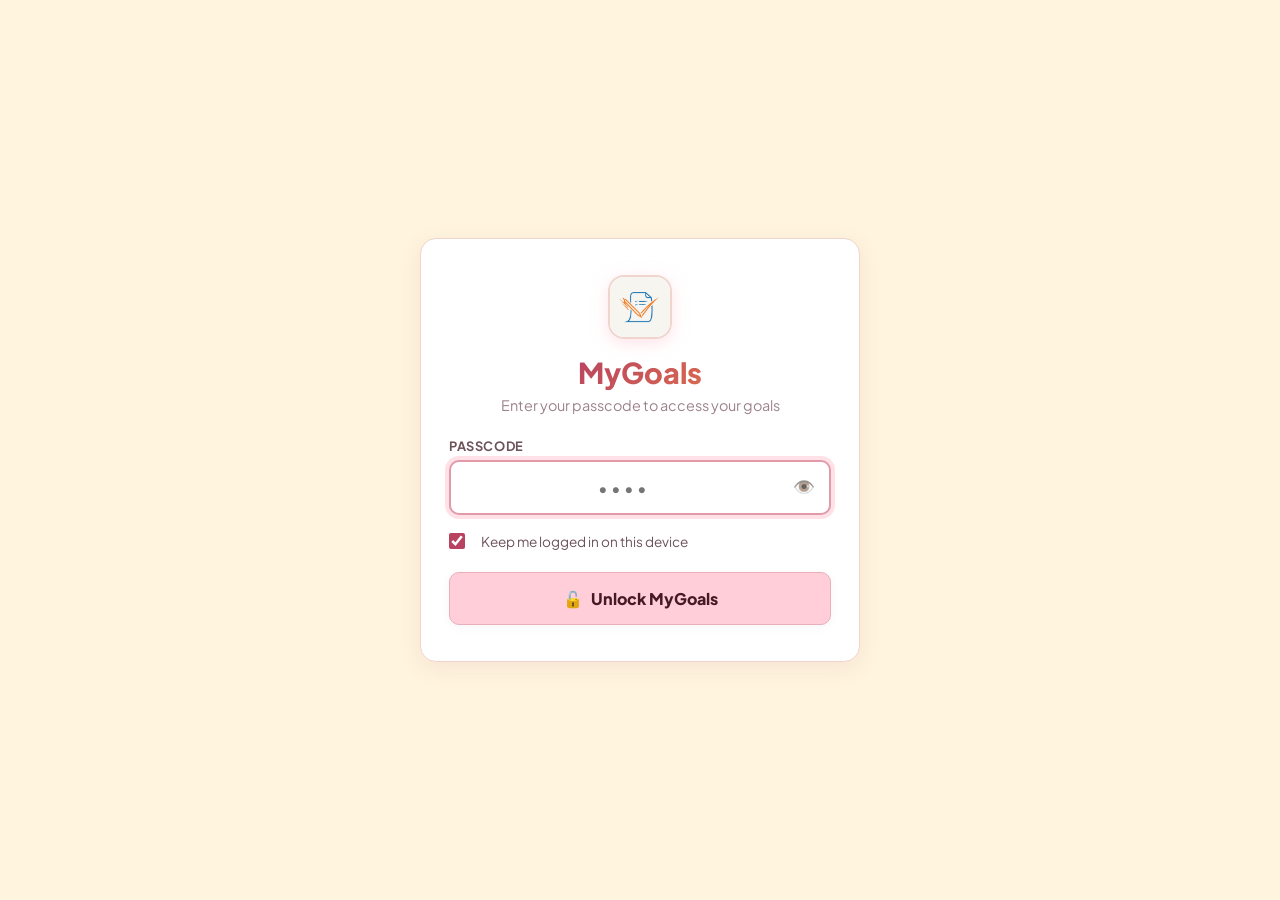
<file: index.html>
<!DOCTYPE html>
<html lang="en">
<head>
  <meta charset="UTF-8" />
  <meta name="viewport" content="width=device-width, initial-scale=1.0" />
  <title>MyGoals</title>
  <link rel="icon" type="image/jpeg" href="logo.jpg" />
  <link rel="apple-touch-icon" href="logo.jpg" />
  <link rel="manifest" href="manifest.json" />
  <meta name="theme-color" content="#ffced8" />
  <meta name="apple-mobile-web-app-capable" content="yes" />
  <meta name="apple-mobile-web-app-status-bar-style" content="default" />
  <meta name="apple-mobile-web-app-title" content="MyGoals" />
  <link rel="stylesheet" href="css/style.css" />
  <link rel="preconnect" href="https://fonts.googleapis.com" />
  <link rel="preconnect" href="https://fonts.gstatic.com" crossorigin />
  <link href="https://fonts.googleapis.com/css2?family=Plus+Jakarta+Sans:wght@400;500;600;700;800&display=swap" rel="stylesheet" />
</head>
<body>
  <!-- Security Lock Screen -->
  <section class="auth-screen" id="authScreen">
    <div class="auth-card">
      <img src="logo.jpg" alt="Logo" class="auth-logo" />
      <h1 class="auth-title">MyGoals</h1>
      <p class="auth-subtitle">Enter your passcode to access your goals</p>

      <form class="auth-form" id="authForm">
        <div class="auth-field">
          <label for="authPassword" class="auth-label">Passcode</label>
          <div class="password-input-wrap">
            <input
              type="password"
              id="authPassword"
              class="auth-input"
              placeholder="••••"
              pattern="[0-9]*"
              inputmode="numeric"
              autocomplete="current-password"
              required
            />
            <button type="button" class="btn-toggle-pwd" id="btnTogglePwd" aria-label="Toggle passcode visibility">👁️</button>
          </div>
        </div>

        <div class="auth-remember">
          <label class="remember-label">
            <input type="checkbox" id="rememberMe" checked />
            <span class="custom-checkbox"></span>
            Keep me logged in on this device
          </label>
        </div>

        <div class="auth-error" id="authError" style="display: none;">
          Incorrect passcode. Please try again.
        </div>

        <button type="submit" class="btn-unlock">
          <span>🔓</span> Unlock MyGoals
        </button>
      </form>
    </div>
  </section>

  <!-- Main Application Container (Protected) -->
  <main class="app-container" id="appContainer" style="display: none;">
    <!-- Header -->
    <header class="header">
      <div class="header-top">
        <div class="brand">
          <img src="logo.jpg" alt="Logo" class="brand-logo" />
          <div>
            <h1 class="brand-title">MyGoals</h1>
            <p class="current-date" id="currentDate"></p>
          </div>
        </div>
        <button type="button" class="btn-lock" id="btnLock" title="Lock MyGoals">
          <span>🔒</span> Lock
        </button>
      </div>

      <!-- Progress Tracker -->
      <div class="progress-card">
        <div class="progress-info">
          <span class="progress-label">Goal Progress</span>
          <span class="progress-percent" id="progressPercent">0%</span>
        </div>
        <div class="progress-track">
          <div class="progress-fill" id="progressFill" style="width: 0%"></div>
        </div>
        <p class="progress-summary" id="progressSummary">0 of 0 goals completed</p>
      </div>
    </header>

    <!-- Add Goal Input -->
    <form class="add-goal-form" id="addGoalForm">
      <input
        type="text"
        id="goalInput"
        class="goal-input"
        placeholder="Enter a goal you want to achieve..."
        autocomplete="off"
        required
      />
      <button type="submit" class="btn-add">
        <span class="btn-plus">+</span> Add Goal
      </button>
    </form>

    <!-- Filters -->
    <nav class="filter-tabs">
      <button class="filter-btn active" data-filter="all">
        All <span class="badge" id="badgeAll">0</span>
      </button>
      <button class="filter-btn" data-filter="pending">
        Pending <span class="badge" id="badgePending">0</span>
      </button>
      <button class="filter-btn" data-filter="completed">
        Completed <span class="badge" id="badgeCompleted">0</span>
      </button>
    </nav>

    <!-- Single Continuous Goals List -->
    <div class="goals-list" id="goalsList"></div>

    <!-- Empty State -->
    <div class="empty-state" id="emptyState" style="display: none;">
      <div class="empty-icon">🎯</div>
      <h3>No goals yet</h3>
      <p>Type your goal above and press Enter or click Add Goal.</p>
    </div>

    <!-- Footer Actions -->
    <footer class="footer-bar" id="footerBar" style="display: none;">
      <button type="button" class="btn-clear" id="clearCompletedBtn">
        Clear completed goals
      </button>
    </footer>
  </main>

  <!-- Toast Notifications -->
  <div class="toast-container" id="toastContainer"></div>

  <script src="js/storage.js"></script>
  <script src="js/app.js"></script>
  <script>
    if ('serviceWorker' in navigator) {
      window.addEventListener('load', () => {
        navigator.serviceWorker.register('./sw.js').catch(err => {
          console.log('ServiceWorker registration error:', err);
        });
      });
    }
  </script>
</body>
</html>
</file>
<file: css/style.css>
/* ========================================
   Palette: Color Hunt (FFCED8, FFDDDD, FFF4DE, FFE8C4)
   ======================================== */
:root {
  --palette-rose: #ffced8;
  --palette-blush: #ffdddd;
  --palette-cream: #fff4de;
  --palette-peach: #ffe8c4;

  --bg: #fff4de;
  --surface: #ffffff;
  --surface-hover: #fff9f6;
  
  --text-main: #331f24;
  --text-sub: #6c535a;
  --text-muted: #9c838a;

  --accent-rose: #ffced8;
  --accent-dark: #b84360;
  --accent-text: #451a24;
  --accent-hover: #f7bac7;
  --accent-glow: rgba(255, 206, 216, 0.6);

  --border: #f0d5ce;
  --border-subtle: #fbeee9;
  
  --radius: 16px;
  --radius-sm: 10px;
  --radius-full: 9999px;

  --shadow-sm: 0 2px 10px rgba(160, 100, 110, 0.06);
  --shadow-md: 0 6px 22px rgba(160, 100, 110, 0.1);

  --transition: 0.2s cubic-bezier(0.4, 0, 0.2, 1);
  --font: 'Plus Jakarta Sans', -apple-system, BlinkMacSystemFont, 'Segoe UI', sans-serif;
}

*, *::before, *::after {
  margin: 0;
  padding: 0;
  box-sizing: border-box;
}

body {
  font-family: var(--font);
  background: var(--bg);
  color: var(--text-main);
  min-height: 100vh;
  display: flex;
  justify-content: center;
  padding: 36px 16px;
  -webkit-font-smoothing: antialiased;
}

::-webkit-scrollbar { width: 6px; }
::-webkit-scrollbar-track { background: transparent; }
::-webkit-scrollbar-thumb { background: var(--palette-peach); border-radius: 3px; }

/* ========================================
   Security Lock Screen
   ======================================== */
.auth-screen {
  width: 100%;
  max-width: 440px;
  margin: auto;
  display: flex;
  flex-direction: column;
  justify-content: center;
  align-items: center;
  padding: 20px 0;
  animation: fadeIn 0.3s ease;
}

@keyframes fadeIn {
  from { opacity: 0; transform: translateY(-8px); }
  to   { opacity: 1; transform: translateY(0); }
}

.auth-card {
  width: 100%;
  background: var(--surface);
  border: 1px solid var(--border);
  border-radius: var(--radius);
  padding: 36px 28px;
  box-shadow: var(--shadow-md);
  display: flex;
  flex-direction: column;
  align-items: center;
  text-align: center;
}

.auth-logo {
  width: 64px;
  height: 64px;
  border-radius: 16px;
  object-fit: cover;
  box-shadow: 0 4px 16px var(--accent-glow);
  border: 2px solid var(--border);
  margin-bottom: 16px;
}

.auth-title {
  font-size: 1.8rem;
  font-weight: 800;
  background: linear-gradient(135deg, #b84360, #d96850);
  -webkit-background-clip: text;
  -webkit-text-fill-color: transparent;
  background-clip: text;
  line-height: 1.2;
}

.auth-subtitle {
  font-size: 0.9rem;
  color: var(--text-muted);
  margin-top: 6px;
  margin-bottom: 24px;
}

.auth-form {
  width: 100%;
  display: flex;
  flex-direction: column;
  gap: 16px;
  text-align: left;
}

.auth-field {
  display: flex;
  flex-direction: column;
  gap: 6px;
}

.auth-label {
  font-size: 0.8rem;
  font-weight: 700;
  color: var(--text-sub);
  text-transform: uppercase;
  letter-spacing: 0.6px;
}

.auth-input {
  width: 100%;
  padding: 14px 16px;
  background: var(--surface);
  border: 2px solid var(--border);
  border-radius: var(--radius-sm);
  font-size: 16px; /* Prevents auto-zoom on mobile */
  font-family: var(--font);
  color: var(--text-main);
  outline: none;
  transition: border-color var(--transition), box-shadow var(--transition);
}

.auth-input:focus {
  border-color: #e29aa9;
  box-shadow: 0 0 0 4px var(--accent-glow);
}

.password-input-wrap {
  position: relative;
  display: flex;
  align-items: center;
}

.password-input-wrap .auth-input {
  padding-right: 48px;
  font-size: 18px;
  letter-spacing: 3px;
  text-align: center;
}

.btn-toggle-pwd {
  position: absolute;
  right: 12px;
  background: none;
  border: none;
  cursor: pointer;
  font-size: 1.1rem;
  padding: 4px;
  opacity: 0.7;
  transition: opacity var(--transition);
}

.btn-toggle-pwd:hover {
  opacity: 1;
}

.auth-remember {
  display: flex;
  align-items: center;
  margin-top: 2px;
}

.remember-label {
  display: flex;
  align-items: center;
  gap: 8px;
  font-size: 0.85rem;
  color: var(--text-sub);
  cursor: pointer;
  user-select: none;
}

.remember-label input[type="checkbox"] {
  accent-color: var(--accent-dark);
  width: 16px;
  height: 16px;
  cursor: pointer;
}

.auth-error {
  padding: 10px 14px;
  background: #fde8e8;
  border: 1px solid #f8b4b4;
  color: #c81e1e;
  border-radius: var(--radius-sm);
  font-size: 0.85rem;
  font-weight: 600;
  text-align: center;
  animation: shake 0.35s ease;
}

@keyframes shake {
  0%, 100% { transform: translateX(0); }
  25% { transform: translateX(-6px); }
  75% { transform: translateX(6px); }
}

.auth-input.shake {
  border-color: #e02424;
  animation: shake 0.35s ease;
}

.btn-unlock {
  display: flex;
  align-items: center;
  justify-content: center;
  gap: 8px;
  padding: 15px;
  background: var(--palette-rose);
  border: 1px solid #e8aeb9;
  border-radius: var(--radius-sm);
  color: var(--accent-text);
  font-size: 1rem;
  font-weight: 800;
  font-family: var(--font);
  cursor: pointer;
  box-shadow: var(--shadow-sm);
  transition: all var(--transition);
  margin-top: 6px;
}

.btn-unlock:hover {
  background: var(--accent-hover);
  transform: translateY(-1px);
  box-shadow: var(--shadow-md);
}

.btn-unlock:active {
  transform: translateY(0);
}

/* ========================================
   Header Top & Lock Button
   ======================================== */
.header-top {
  display: flex;
  align-items: center;
  justify-content: space-between;
}

.btn-lock {
  display: flex;
  align-items: center;
  gap: 6px;
  padding: 8px 14px;
  background: var(--surface);
  border: 1px solid var(--border);
  border-radius: var(--radius-sm);
  color: var(--text-sub);
  font-size: 0.82rem;
  font-weight: 700;
  font-family: var(--font);
  cursor: pointer;
  box-shadow: var(--shadow-sm);
  transition: all var(--transition);
}

.btn-lock:hover {
  background: var(--palette-blush);
  color: var(--accent-text);
  border-color: #e29aa9;
}

/* ========================================
   App Layout (Single Unified Container)
   ======================================== */
.app-container {
  width: 100%;
  max-width: 580px;
  display: flex;
  flex-direction: column;
  gap: 20px;
}

/* ========================================
   Header & Progress
   ======================================== */
.header {
  display: flex;
  flex-direction: column;
  gap: 16px;
}

.brand {
  display: flex;
  align-items: center;
  gap: 12px;
}

.brand-logo {
  width: 38px;
  height: 38px;
  border-radius: 10px;
  object-fit: cover;
  box-shadow: 0 2px 10px var(--accent-glow);
  border: 1px solid var(--border);
}

.brand-title {
  font-size: 1.6rem;
  font-weight: 800;
  background: linear-gradient(135deg, #b84360, #d96850);
  -webkit-background-clip: text;
  -webkit-text-fill-color: transparent;
  background-clip: text;
  line-height: 1.2;
}

.current-date {
  font-size: 0.82rem;
  color: var(--text-muted);
  font-weight: 500;
}

/* Progress Tracker */
.progress-card {
  background: var(--surface);
  border: 1px solid var(--border);
  border-radius: var(--radius);
  padding: 16px 20px;
  box-shadow: var(--shadow-sm);
}

.progress-info {
  display: flex;
  justify-content: space-between;
  align-items: center;
  margin-bottom: 10px;
}

.progress-label {
  font-size: 0.8rem;
  font-weight: 700;
  text-transform: uppercase;
  letter-spacing: 0.8px;
  color: var(--text-sub);
}

.progress-percent {
  font-size: 1.15rem;
  font-weight: 800;
  color: var(--accent-dark);
}

.progress-track {
  width: 100%;
  height: 8px;
  background: var(--palette-cream);
  border: 1px solid var(--palette-peach);
  border-radius: var(--radius-full);
  overflow: hidden;
}

.progress-fill {
  height: 100%;
  background: linear-gradient(90deg, var(--palette-peach), var(--palette-rose));
  border-radius: var(--radius-full);
  transition: width 0.4s cubic-bezier(0.4, 0, 0.2, 1);
}

.progress-summary {
  font-size: 0.78rem;
  color: var(--text-muted);
  margin-top: 8px;
  font-weight: 500;
}

/* ========================================
   Add Goal Form
   ======================================== */
.add-goal-form {
  display: flex;
  gap: 8px;
}

.goal-input {
  flex: 1;
  padding: 15px 18px;
  background: var(--surface);
  border: 2px solid var(--border);
  border-radius: var(--radius);
  font-size: 16px; /* Prevents auto-zoom on mobile */
  font-family: var(--font);
  color: var(--text-main);
  outline: none;
  box-shadow: var(--shadow-sm);
  transition: border-color var(--transition), box-shadow var(--transition);
}

.goal-input:focus {
  border-color: #e29aa9;
  box-shadow: 0 0 0 4px var(--accent-glow);
}

.goal-input::placeholder {
  color: var(--text-muted);
}

.btn-add {
  display: flex;
  align-items: center;
  gap: 6px;
  padding: 0 24px;
  background: var(--palette-rose);
  border: 1px solid #e8aeb9;
  border-radius: var(--radius);
  color: var(--accent-text);
  font-size: 0.95rem;
  font-weight: 700;
  font-family: var(--font);
  cursor: pointer;
  box-shadow: var(--shadow-sm);
  white-space: nowrap;
  transition: all var(--transition);
}

.btn-add:hover {
  background: var(--accent-hover);
  transform: translateY(-1px);
  box-shadow: var(--shadow-md);
}

.btn-add:active {
  transform: translateY(0);
}

.btn-plus {
  font-size: 1.25rem;
  line-height: 1;
}

/* ========================================
   Filter Tabs
   ======================================== */
.filter-tabs {
  display: flex;
  gap: 6px;
  background: var(--palette-blush);
  padding: 5px;
  border-radius: var(--radius-sm);
  border: 1px solid var(--border);
}

.filter-btn {
  flex: 1;
  display: flex;
  align-items: center;
  justify-content: center;
  gap: 6px;
  padding: 10px 8px;
  border: none;
  background: transparent;
  color: var(--text-sub);
  font-size: 0.88rem;
  font-weight: 600;
  border-radius: 8px;
  cursor: pointer;
  font-family: var(--font);
  transition: all var(--transition);
}

.filter-btn:hover {
  color: var(--text-main);
  background: rgba(255, 255, 255, 0.5);
}

.filter-btn.active {
  background: var(--palette-rose);
  color: var(--accent-text);
  box-shadow: 0 2px 8px rgba(184, 67, 96, 0.15);
}

.badge {
  font-size: 0.72rem;
  font-weight: 700;
  background: var(--palette-peach);
  color: var(--accent-text);
  padding: 1px 7px;
  border-radius: 10px;
  min-width: 20px;
  text-align: center;
}

.filter-btn.active .badge {
  background: var(--palette-cream);
}

/* ========================================
   Single Continuous Goals List
   ======================================== */
.goals-list {
  display: flex;
  flex-direction: column;
  gap: 8px;
}

.goal-row {
  display: flex;
  align-items: center;
  gap: 14px;
  padding: 16px 18px;
  background: var(--surface);
  border: 1px solid var(--border);
  border-radius: var(--radius);
  box-shadow: var(--shadow-sm);
  transition: all var(--transition);
  animation: slideIn 0.25s ease;
}

@keyframes slideIn {
  from { opacity: 0; transform: translateY(-6px); }
  to   { opacity: 1; transform: translateY(0); }
}

.goal-row:hover {
  background: var(--surface-hover);
  border-color: #e29aa9;
  box-shadow: var(--shadow-md);
}

.goal-row.completed {
  opacity: 0.55;
  background: #fbf5f2;
}

.goal-row.completed .goal-text {
  text-decoration: line-through;
  color: var(--text-muted);
}

.goal-row.removing {
  animation: slideOut 0.25s ease forwards;
}

@keyframes slideOut {
  to {
    opacity: 0;
    transform: translateX(24px);
    height: 0;
    padding: 0;
    margin: 0;
    border: 0;
    overflow: hidden;
  }
}

/* Checkbox */
.goal-checkbox {
  position: relative;
  width: 24px;
  height: 24px;
  flex-shrink: 0;
  cursor: pointer;
}

.goal-checkbox input {
  position: absolute;
  opacity: 0;
  width: 100%;
  height: 100%;
  cursor: pointer;
  z-index: 2;
}

.goal-checkbox .checkmark {
  position: absolute;
  inset: 0;
  border: 2px solid var(--border);
  background: #ffffff;
  border-radius: 7px;
  display: flex;
  align-items: center;
  justify-content: center;
  transition: all var(--transition);
}

.goal-checkbox input:checked + .checkmark {
  background: var(--palette-rose);
  border-color: #d88094;
  box-shadow: 0 0 8px var(--accent-glow);
}

.goal-checkbox .checkmark::after {
  content: '✓';
  font-size: 0.8rem;
  color: var(--accent-text);
  font-weight: 800;
  opacity: 0;
  transition: opacity var(--transition);
}

.goal-checkbox input:checked + .checkmark::after {
  opacity: 1;
}

.goal-checkbox:hover .checkmark {
  border-color: #d88094;
}

/* Goal Details */
.goal-details {
  flex: 1;
  min-width: 0;
}

.goal-text {
  font-size: 0.98rem;
  font-weight: 600;
  line-height: 1.45;
  color: var(--text-main);
  word-break: break-word;
  overflow-wrap: anywhere;
  transition: all var(--transition);
}

.goal-date {
  font-size: 0.72rem;
  color: var(--text-muted);
  margin-top: 3px;
  display: block;
}

/* Delete Button */
.btn-delete {
  background: none;
  border: none;
  color: var(--text-muted);
  font-size: 1.15rem;
  cursor: pointer;
  padding: 8px;
  min-width: 38px;
  min-height: 38px;
  display: inline-flex;
  align-items: center;
  justify-content: center;
  border-radius: 8px;
  transition: all var(--transition);
  opacity: 0.85;
  flex-shrink: 0;
  -webkit-tap-highlight-color: transparent;
}

.goal-row:hover .btn-delete {
  opacity: 1;
}

.btn-delete:hover {
  color: #d32f2f;
  background: var(--palette-blush);
}

/* ========================================
   Empty State
   ======================================== */
.empty-state {
  text-align: center;
  padding: 56px 16px;
}

.empty-icon {
  font-size: 2.8rem;
  margin-bottom: 12px;
}

.empty-state h3 {
  font-size: 1.2rem;
  font-weight: 700;
  color: var(--text-main);
  margin-bottom: 4px;
}

.empty-state p {
  color: var(--text-muted);
  font-size: 0.9rem;
}

/* ========================================
   Footer Bar
   ======================================== */
.footer-bar {
  display: flex;
  justify-content: center;
  padding-top: 4px;
}

.btn-clear {
  padding: 10px 24px;
  border: 1px solid var(--border);
  background: var(--surface);
  color: var(--text-sub);
  font-size: 0.85rem;
  font-weight: 600;
  border-radius: var(--radius-sm);
  cursor: pointer;
  transition: all var(--transition);
  font-family: var(--font);
  box-shadow: var(--shadow-sm);
}

.btn-clear:hover {
  border-color: #e28c8c;
  color: #d32f2f;
  background: var(--palette-blush);
}

/* ========================================
   Toast
   ======================================== */
.toast-container {
  position: fixed;
  bottom: 24px;
  right: 24px;
  display: flex;
  flex-direction: column;
  gap: 8px;
  z-index: 1000;
}

.toast {
  background: var(--surface);
  border: 1px solid var(--border);
  border-left: 4px solid var(--palette-rose);
  color: var(--text-main);
  padding: 12px 20px;
  border-radius: var(--radius-sm);
  font-size: 0.88rem;
  font-weight: 600;
  font-family: var(--font);
  box-shadow: var(--shadow-md);
  animation: toastIn 0.25s ease;
  max-width: 300px;
}

.toast.success { border-left-color: #48a979; }
.toast.error   { border-left-color: #d32f2f; }
.toast.info    { border-left-color: var(--accent-dark); }
.toast.hiding  { animation: toastOut 0.25s ease forwards; }

@keyframes toastIn  { from { opacity: 0; transform: translateX(30px); } to { opacity: 1; transform: translateX(0); } }
@keyframes toastOut { to   { opacity: 0; transform: translateX(30px); } }

/* ========================================
   Mobile Adjustments
   ======================================== */
@media (max-width: 600px) {
  body {
    padding: calc(20px + env(safe-area-inset-top, 0px)) 12px calc(24px + env(safe-area-inset-bottom, 0px)) 12px;
  }

  .add-goal-form {
    flex-direction: column;
  }

  .btn-add {
    min-height: 48px;
    justify-content: center;
  }

  .filter-btn {
    min-height: 44px;
  }

  .btn-delete {
    opacity: 1;
    min-width: 44px;
    min-height: 44px;
  }

  .toast-container {
    left: 16px;
    right: 16px;
    bottom: calc(16px + env(safe-area-inset-bottom, 0px));
  }

  .toast {
    max-width: 100%;
    width: 100%;
  }
}
</file>
